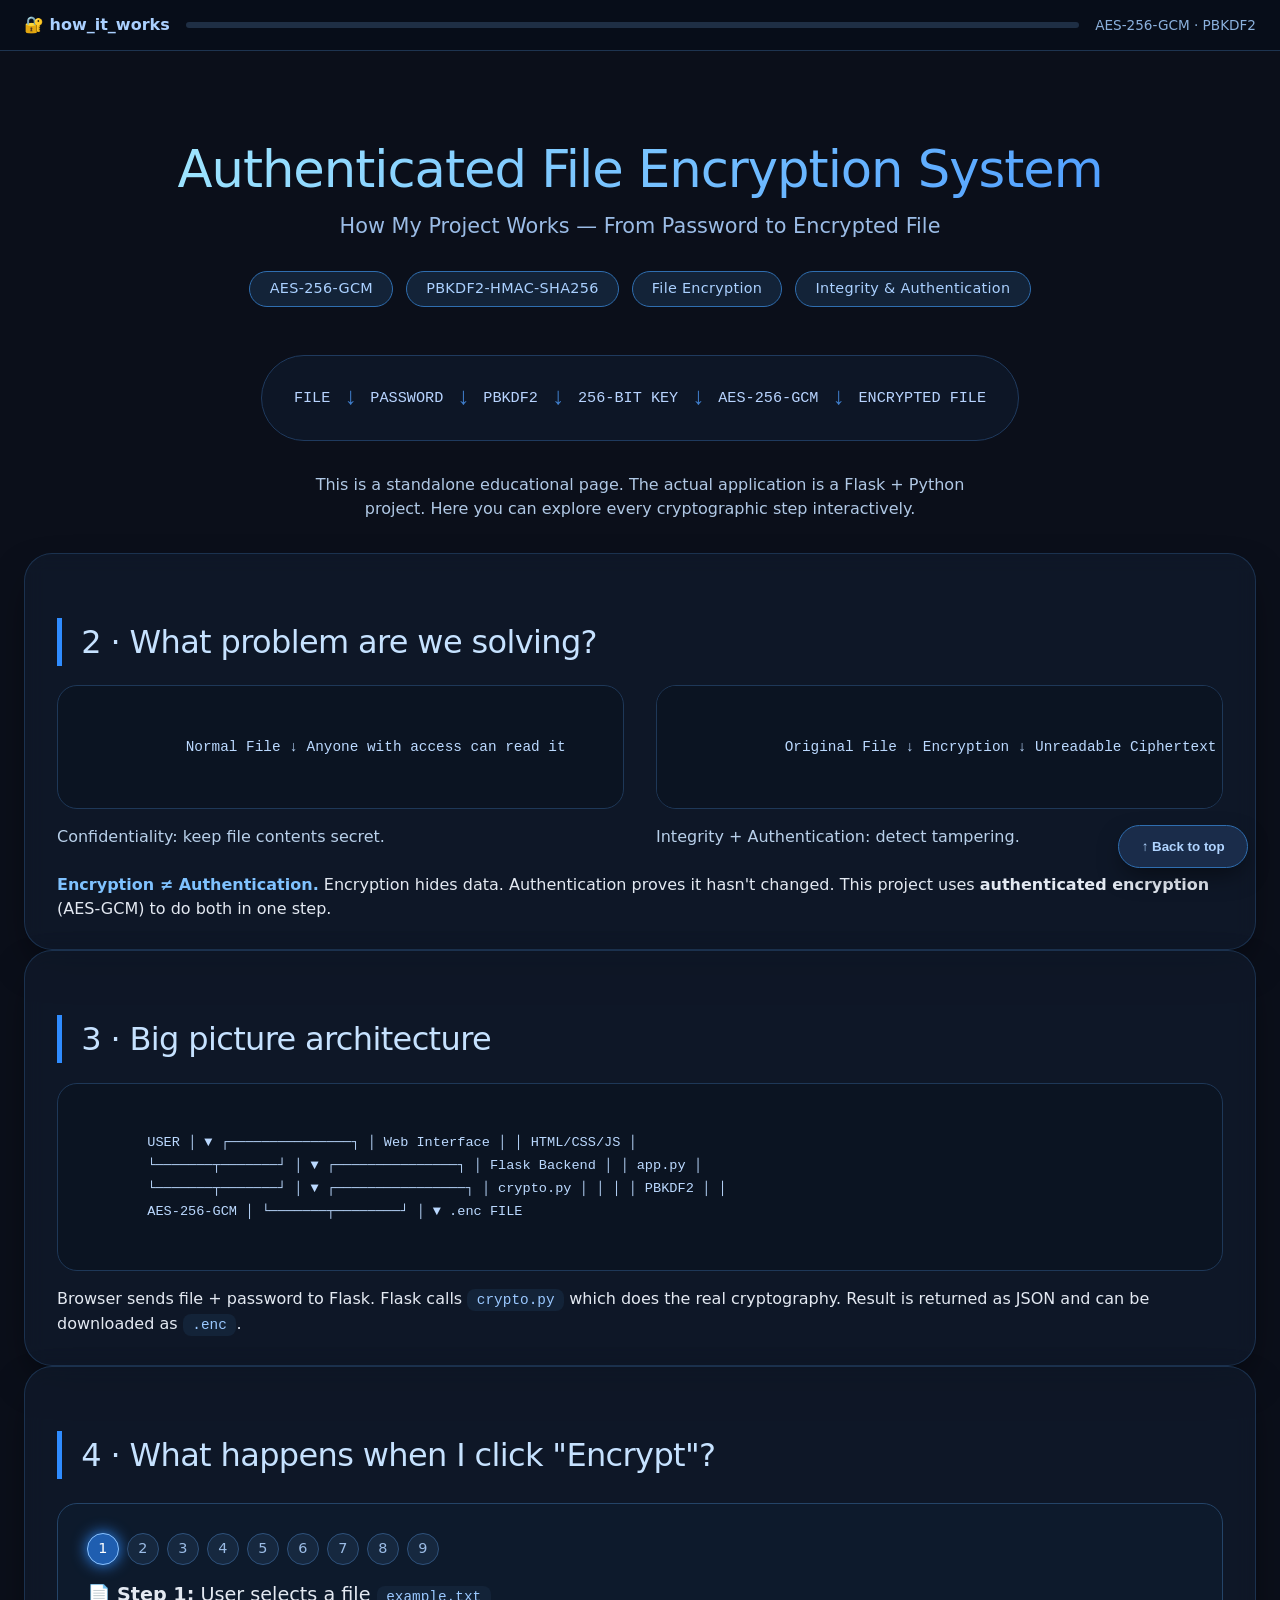
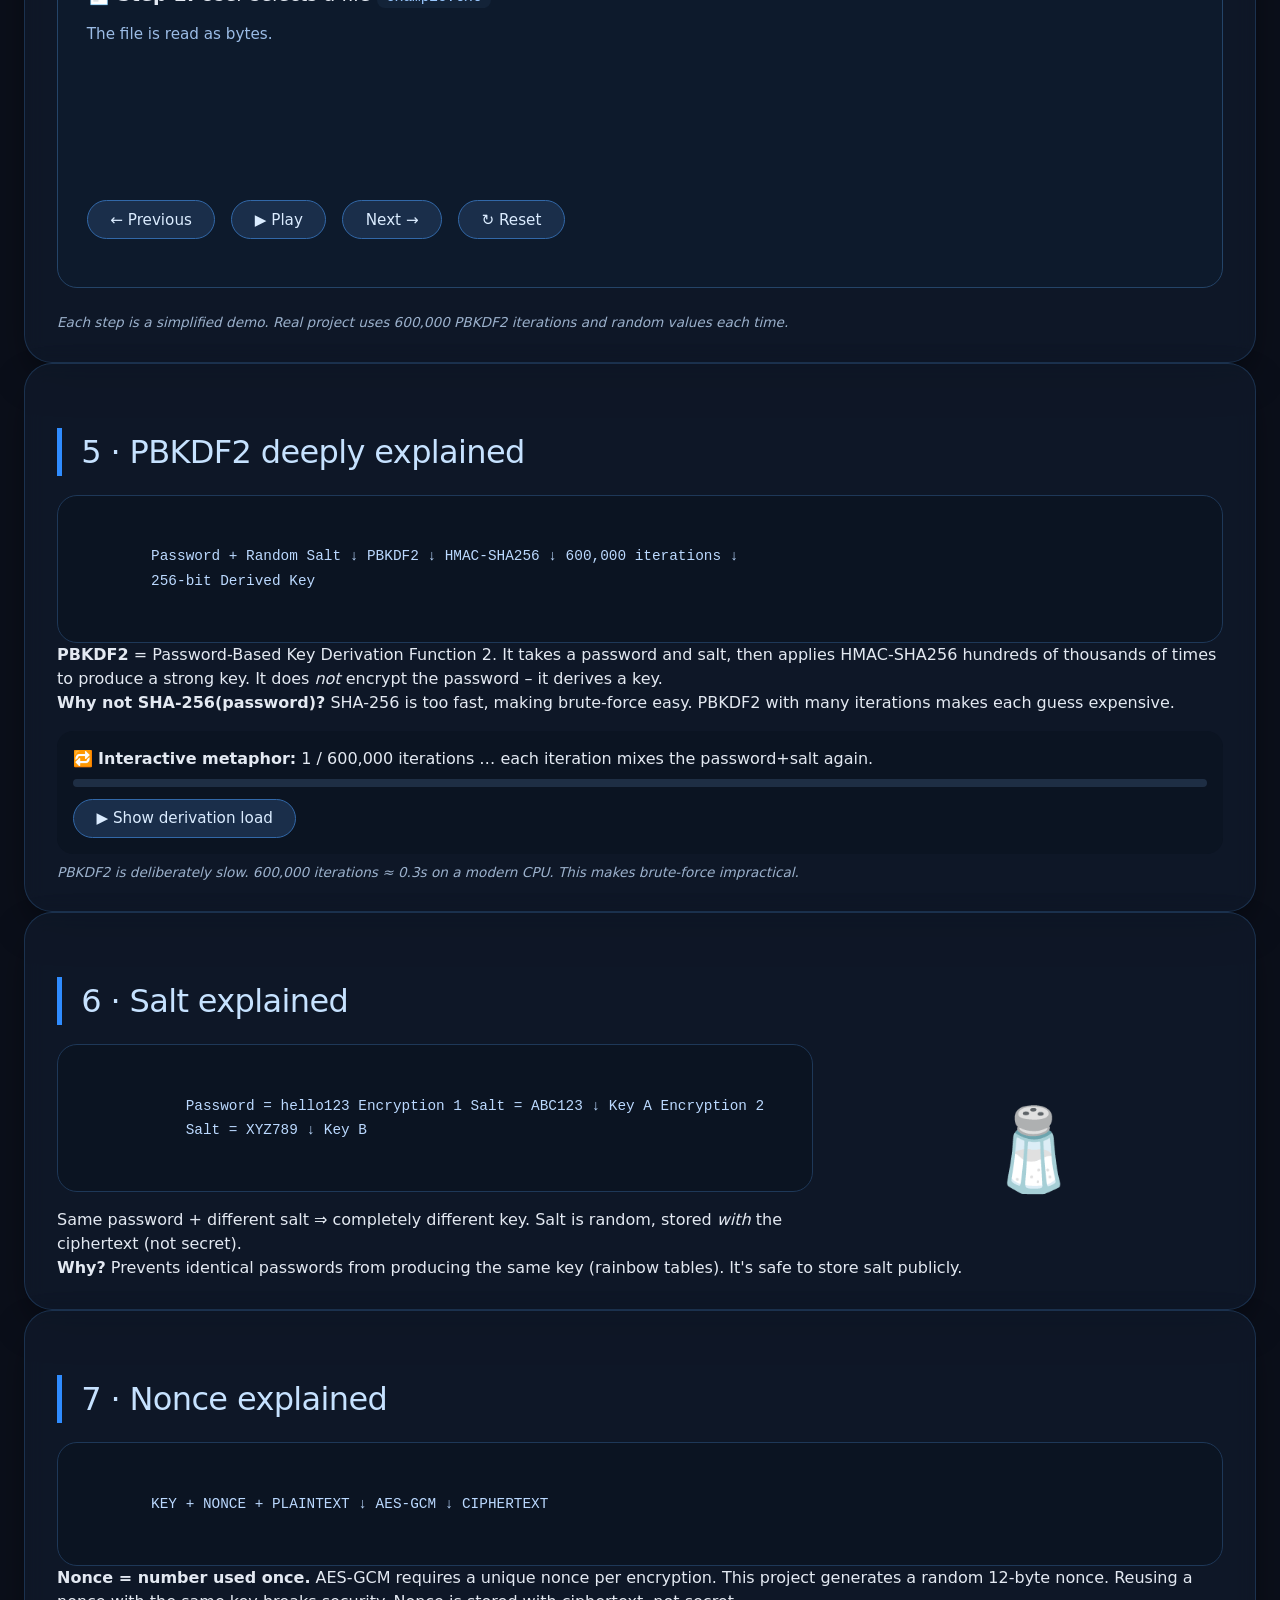
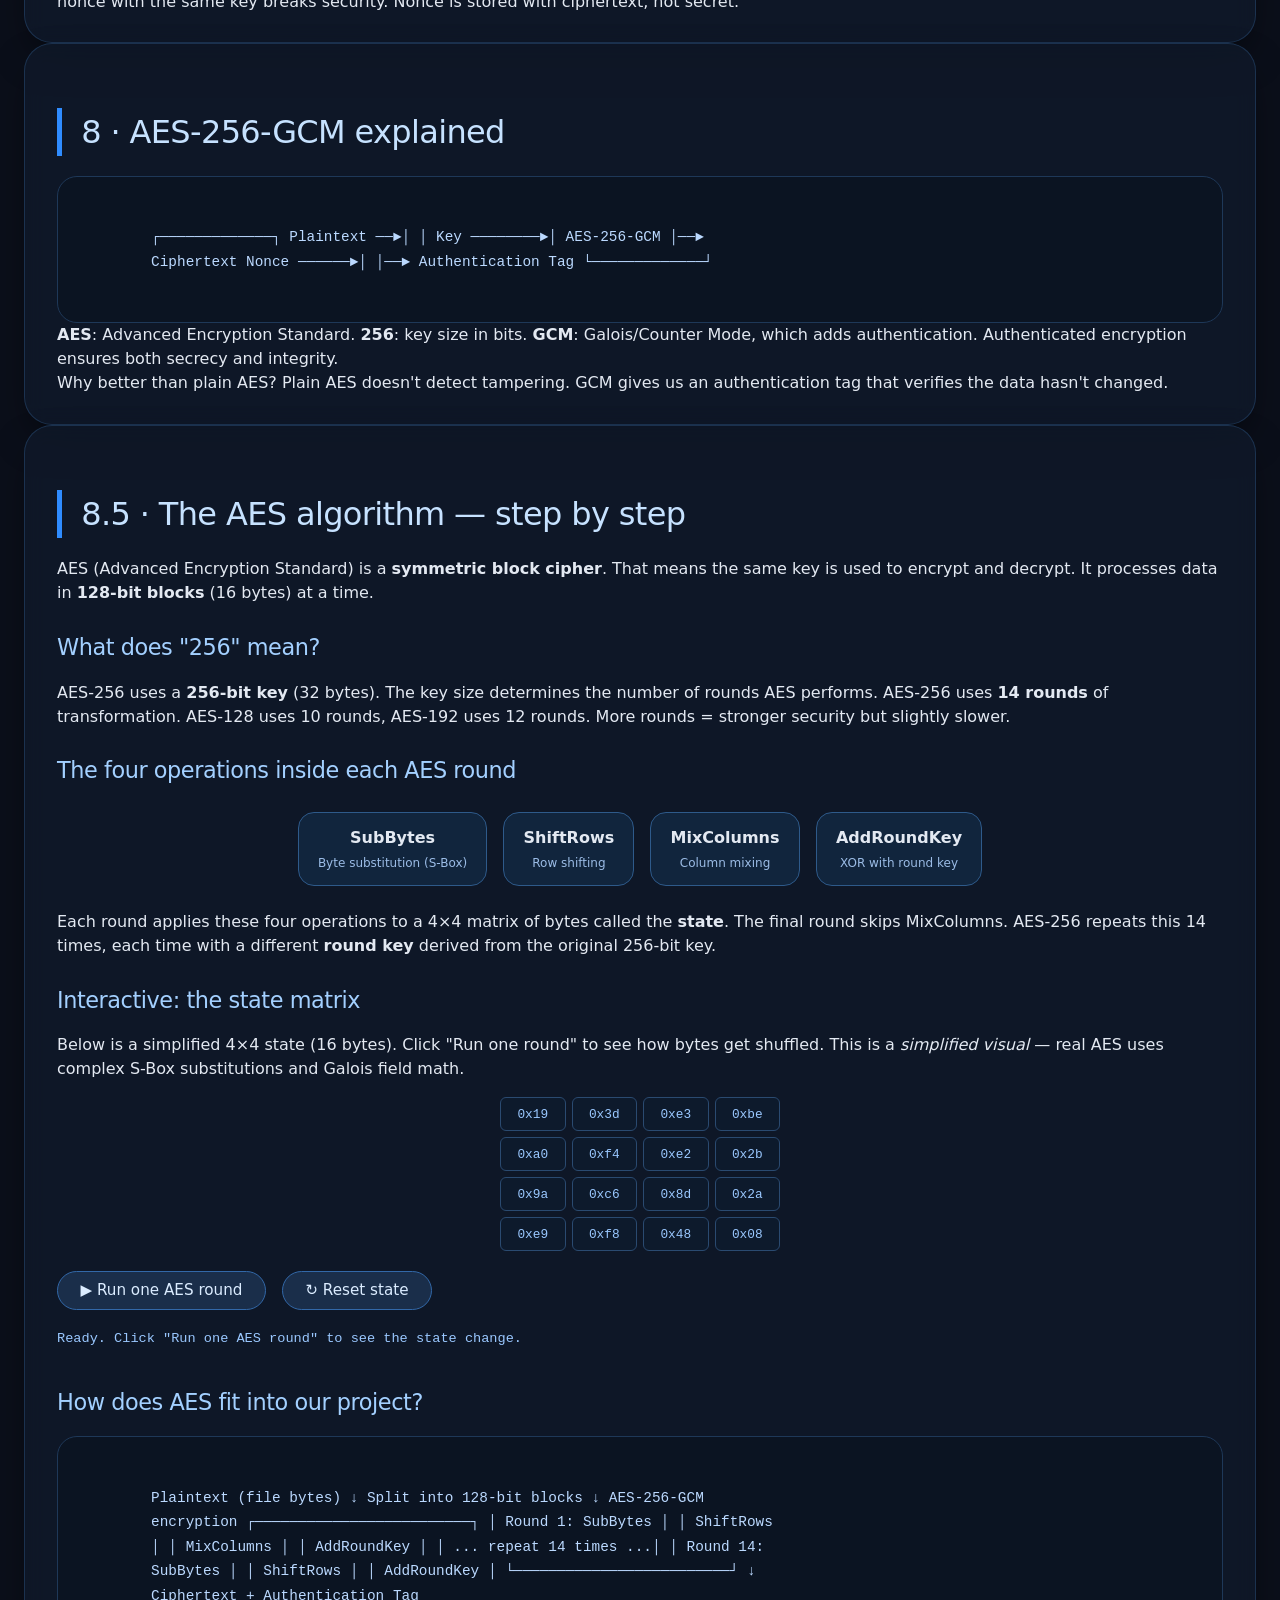
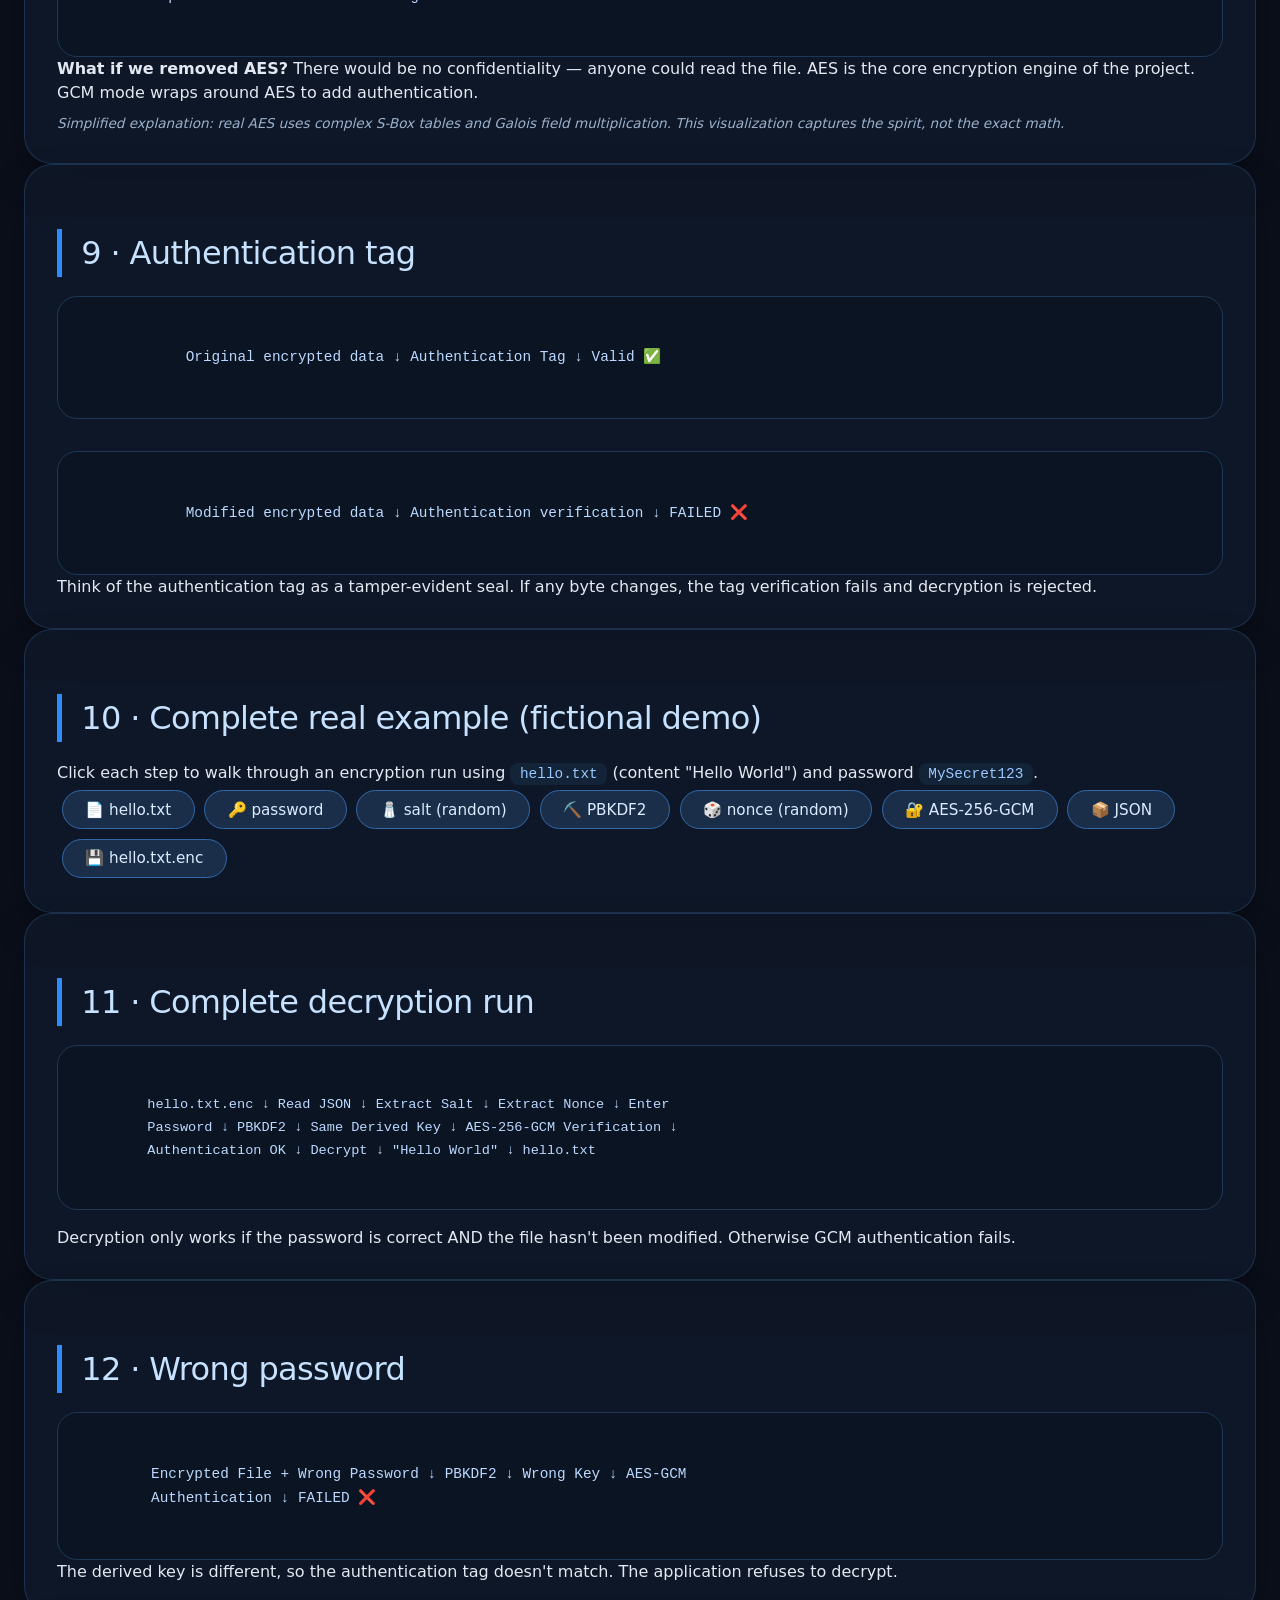
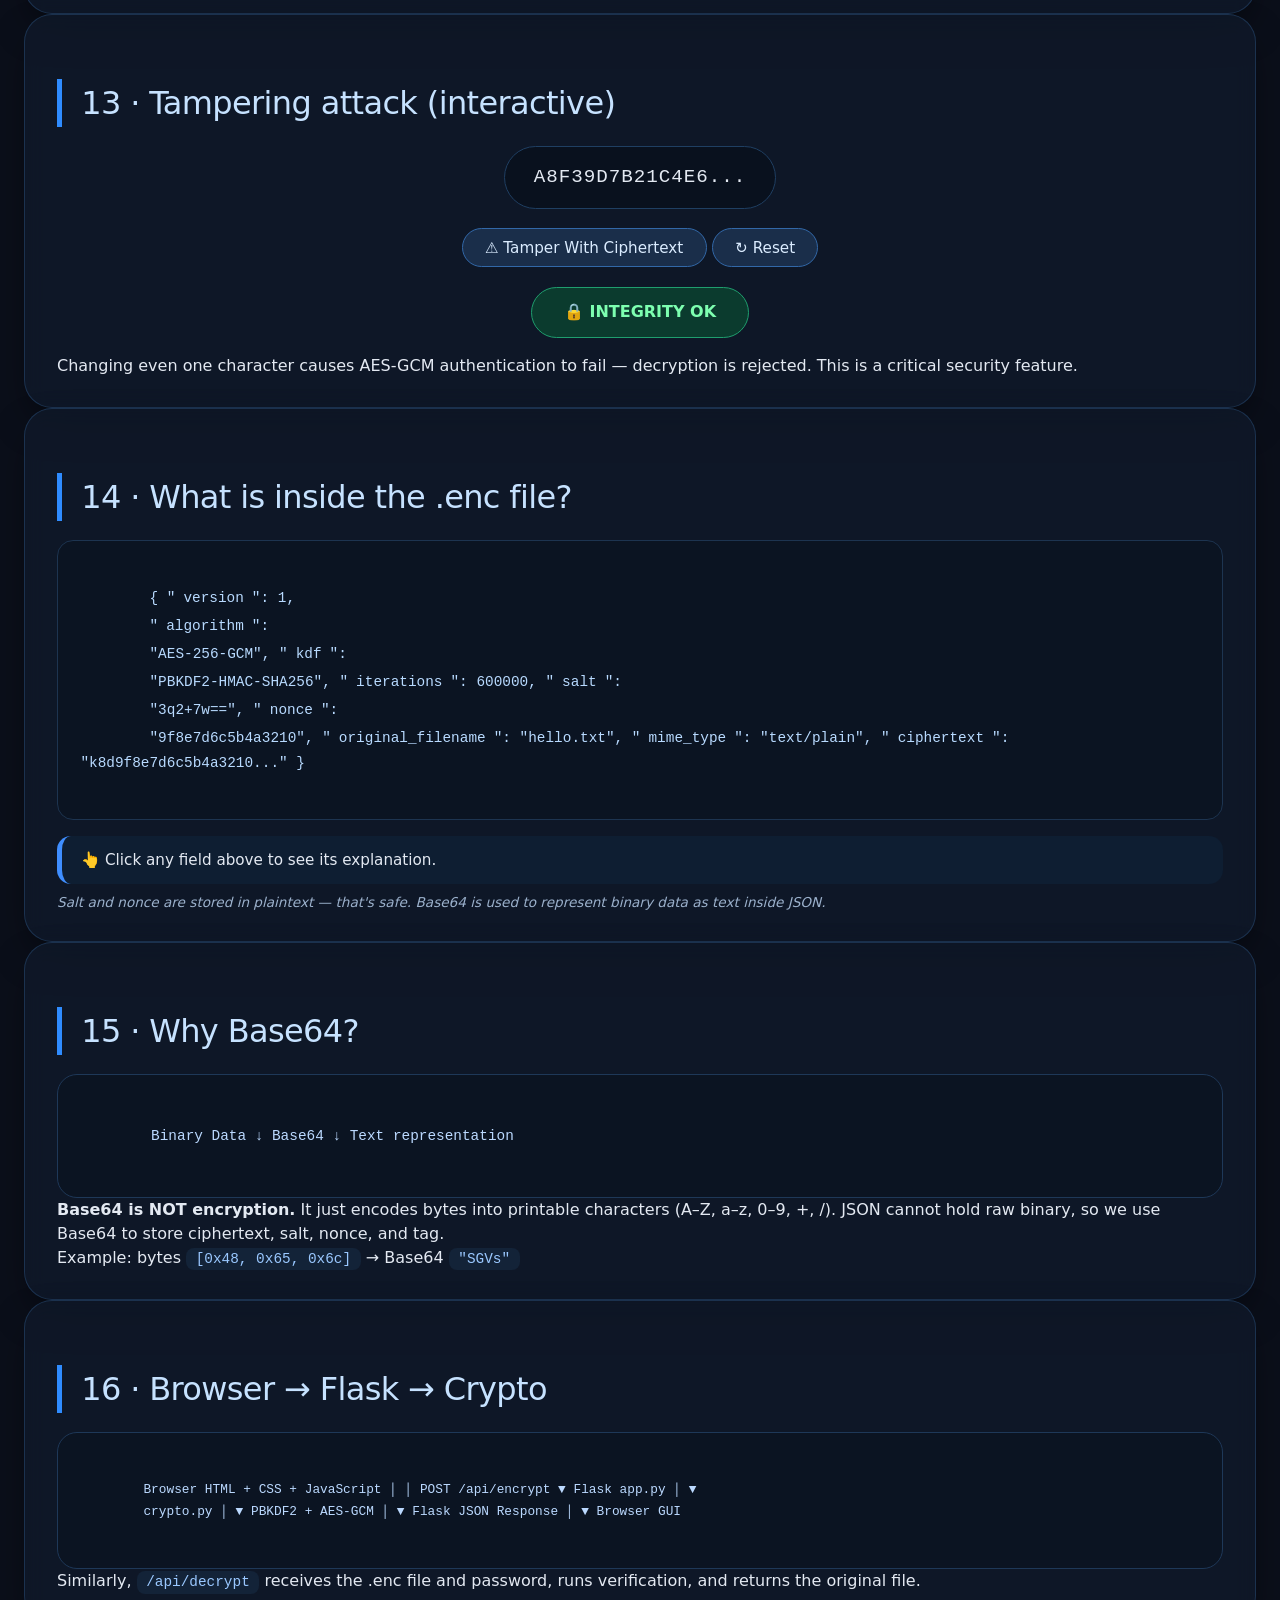
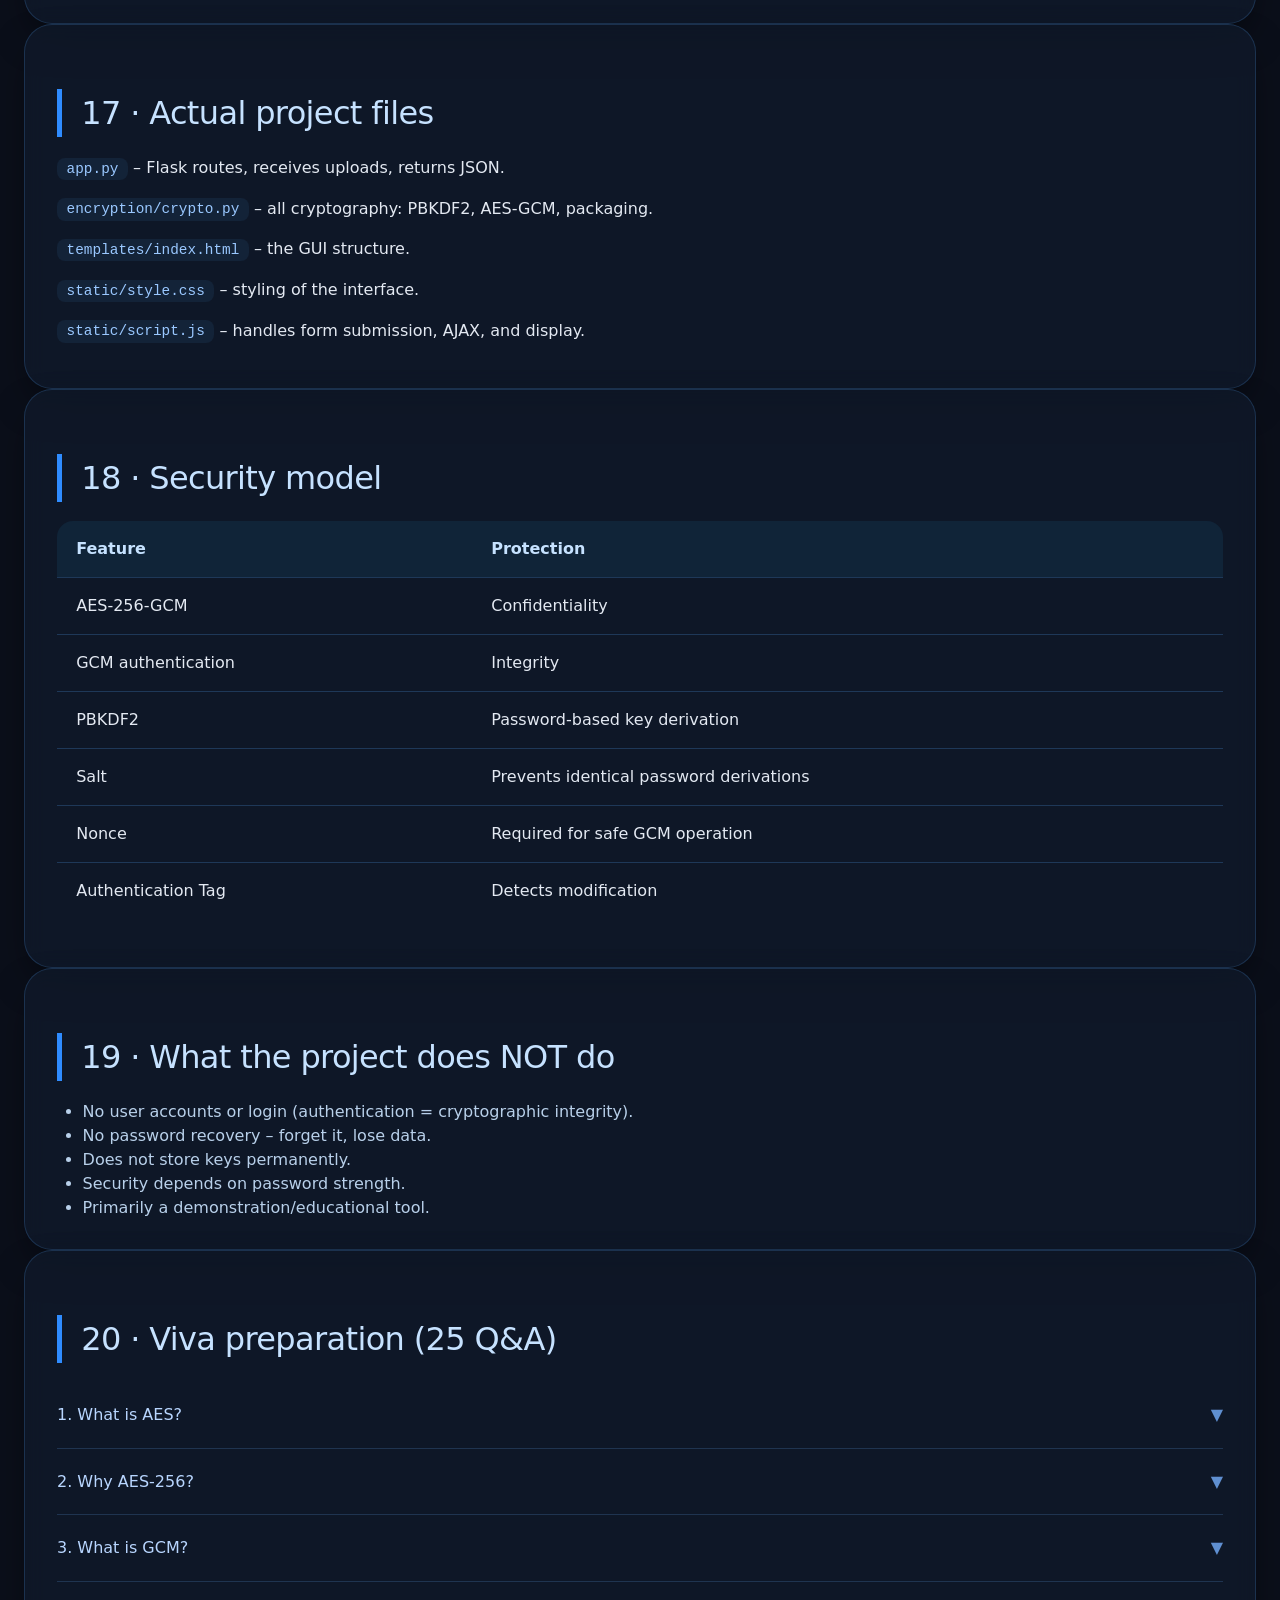
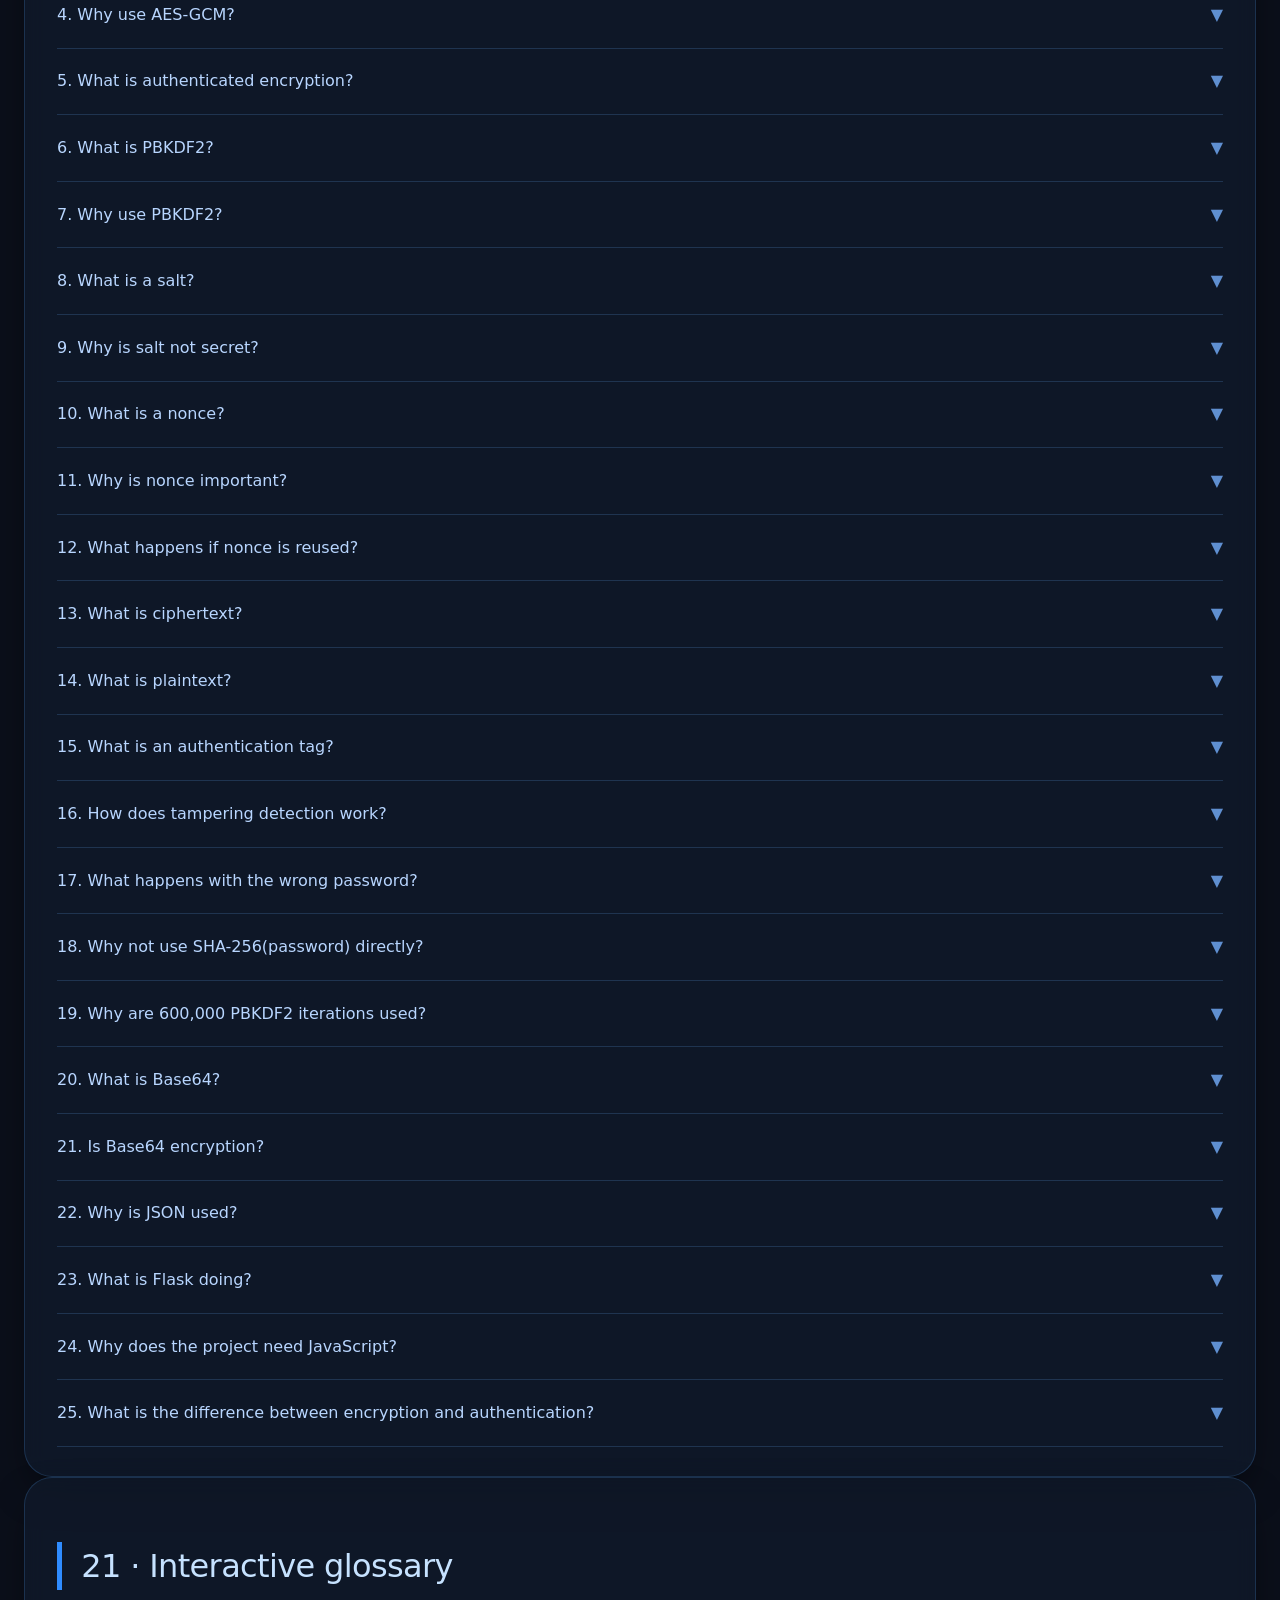
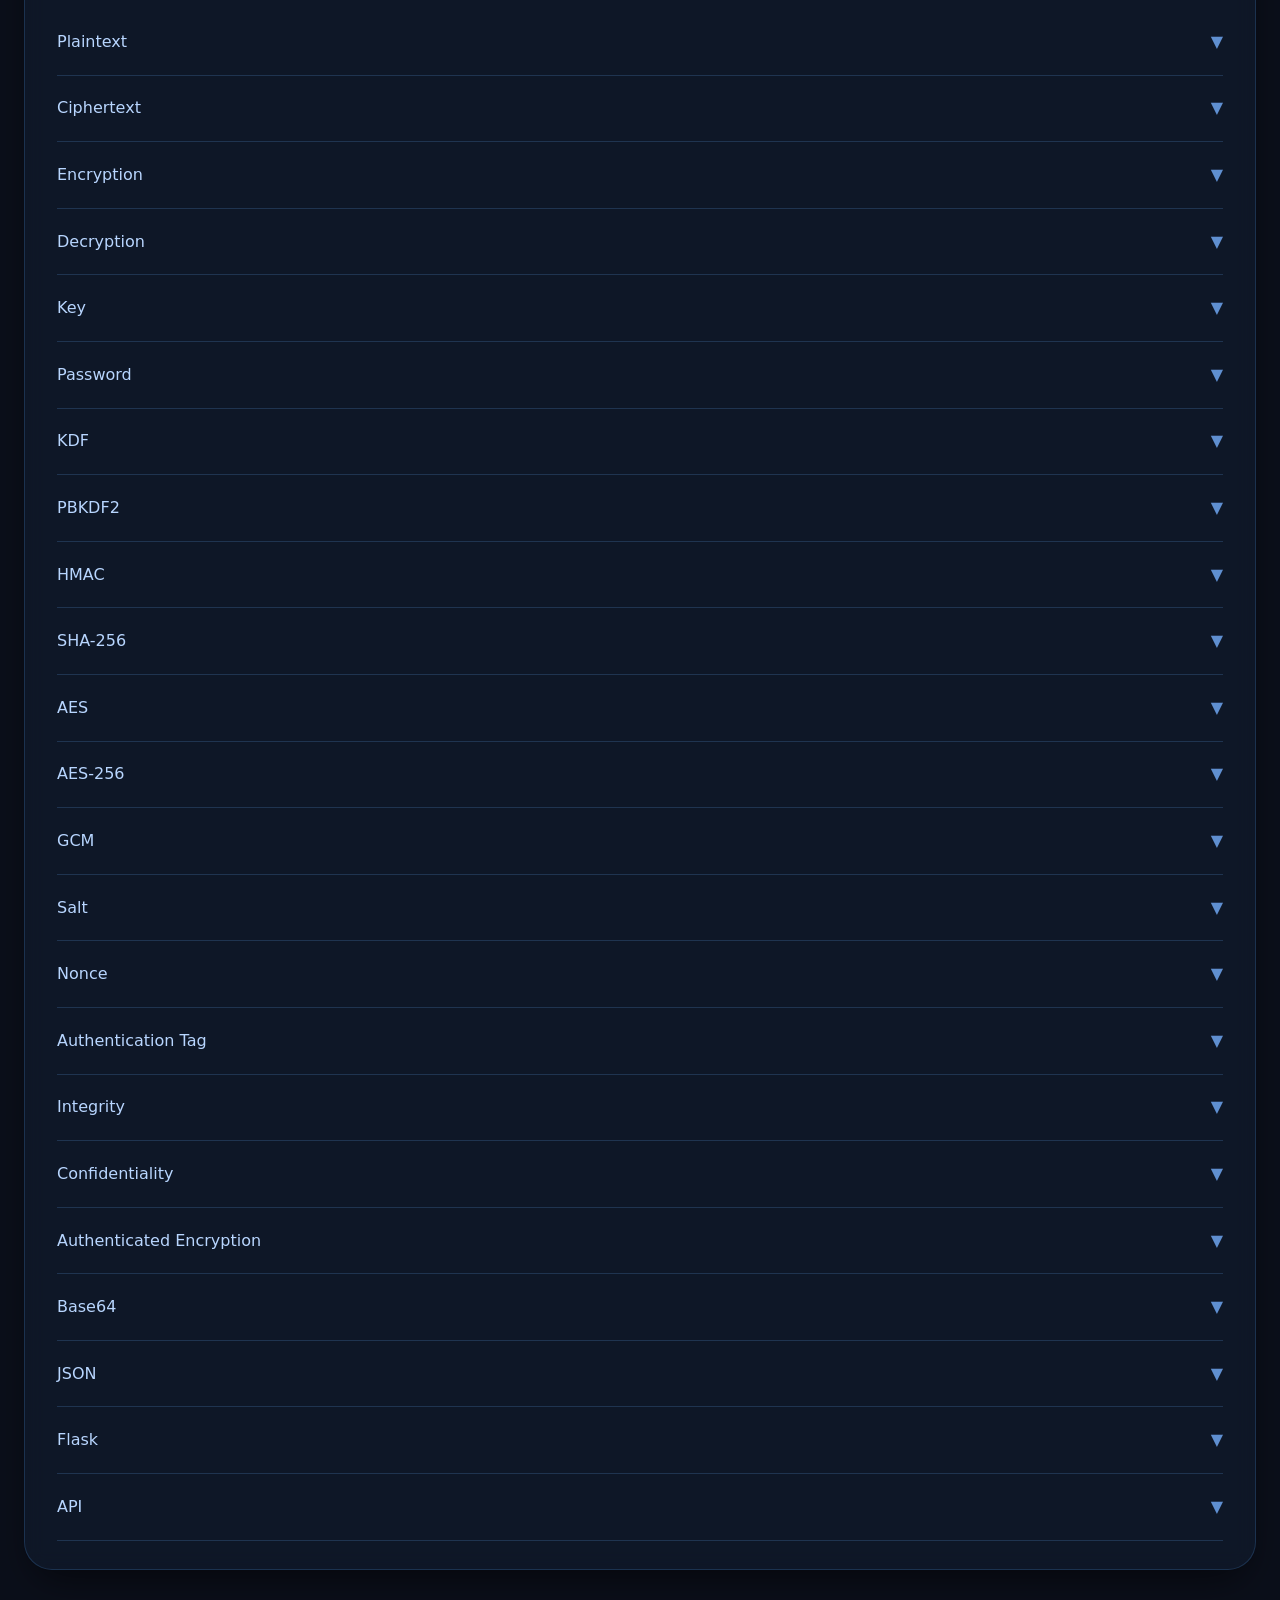
<file: templates/how_it_works.html>
<!doctype html>
<html lang="en">
  <head>
    <meta charset="UTF-8" />
    <meta name="viewport" content="width=device-width, initial-scale=1.0" />
    <title>How it works · Authenticated File Encryption System</title>
    <style>
      /* ---------- GLOBAL DARK CYBERSECURITY THEME ---------- */
      * {
        margin: 0;
        padding: 0;
        box-sizing: border-box;
      }

      body {
        background: #0b0f1a;
        font-family: "Inter", "Segoe UI", system-ui, sans-serif;
        color: #e3e9f2;
        line-height: 1.5;
        scroll-behavior: smooth;
        padding: 0 1.5rem 4rem 1.5rem;
      }

      /* ---------- TYPOGRAPHY & COLORS ---------- */
      h1,
      h2,
      h3,
      h4 {
        font-weight: 500;
        letter-spacing: -0.02em;
      }

      h1 {
        font-size: 3.2rem;
        background: linear-gradient(135deg, #a0e7ff, #4f9eff);
        -webkit-background-clip: text;
        -webkit-text-fill-color: transparent;
        background-clip: text;
      }

      h2 {
        font-size: 2rem;
        margin: 2.2rem 0 1.2rem;
        border-left: 5px solid #2f8cff;
        padding-left: 1.2rem;
        color: #c6e2ff;
      }

      h3 {
        font-size: 1.4rem;
        margin: 1.6rem 0 1rem;
        color: #a3d0ff;
      }

      a {
        color: #63b3ff;
        text-decoration: none;
      }

      /* ---------- GLASSMORPHISM CARDS ---------- */
      .glass {
        background: rgba(18, 28, 46, 0.65);
        backdrop-filter: blur(10px);
        -webkit-backdrop-filter: blur(10px);
        border: 1px solid rgba(70, 130, 200, 0.25);
        border-radius: 28px;
        padding: 1.8rem 2rem;
        box-shadow: 0 18px 40px -12px rgba(0, 0, 0, 0.6);
        transition:
          transform 0.15s ease,
          border-color 0.2s;
      }

      .glass:hover {
        border-color: rgba(80, 160, 255, 0.6);
      }

      /* ---------- STICKY NAV / SIDEBAR (mobile friendly) ---------- */
      .top-nav {
        position: sticky;
        top: 0;
        z-index: 50;
        background: rgba(8, 14, 26, 0.85);
        backdrop-filter: blur(16px);
        border-bottom: 1px solid #1e3450;
        margin: 0 -1.5rem 2rem -1.5rem;
        padding: 0.8rem 1.5rem;
        display: flex;
        align-items: center;
        justify-content: space-between;
        flex-wrap: wrap;
        gap: 1rem;
      }

      .progress-container {
        flex: 1;
        min-width: 200px;
        height: 6px;
        background: #1e2e44;
        border-radius: 8px;
        overflow: hidden;
      }

      .progress-bar {
        height: 100%;
        width: 0%;
        background: linear-gradient(90deg, #2f8cff, #a0e7ff);
        transition: width 0.2s;
      }

      .back-top {
        position: fixed;
        bottom: 2rem;
        right: 2rem;
        background: #1a2c4a;
        border: 1px solid #2f6eb0;
        color: #b0d4ff;
        border-radius: 40px;
        padding: 0.8rem 1.4rem;
        font-weight: 600;
        cursor: pointer;
        backdrop-filter: blur(8px);
        box-shadow: 0 10px 25px -5px #00000080;
        transition: all 0.2s;
        z-index: 99;
      }

      .back-top:hover {
        background: #254a78;
        border-color: #5b9eff;
      }

      /* ---------- HERO ---------- */
      .hero {
        display: flex;
        flex-direction: column;
        align-items: center;
        text-align: center;
        padding: 3rem 1rem 2rem;
      }

      .hero-badge-container {
        display: flex;
        gap: 0.8rem;
        flex-wrap: wrap;
        justify-content: center;
        margin: 1.8rem 0 1rem;
      }

      .badge {
        background: #132338;
        border: 1px solid #2f6eb0;
        border-radius: 40px;
        padding: 0.4rem 1.2rem;
        font-size: 0.9rem;
        color: #aad0ff;
        font-weight: 500;
        letter-spacing: 0.3px;
      }

      .hero-flow {
        display: flex;
        flex-direction: row;
        flex-wrap: wrap;
        justify-content: center;
        align-items: center;
        gap: 0.8rem;
        font-family: "Fira Code", monospace;
        background: #0d1626;
        padding: 1.5rem 2rem;
        border-radius: 80px;
        margin: 2rem 0 0.5rem;
        border: 1px solid #1f3a5e;
        font-size: 0.95rem;
        color: #b8d4ff;
      }

      .flow-arrow {
        color: #3f7ecc;
        font-size: 1.5rem;
        animation: pulseArrow 2s infinite;
      }

      @keyframes pulseArrow {
        0%,
        100% {
          opacity: 0.5;
          transform: translateX(0);
        }
        50% {
          opacity: 1;
          transform: translateX(5px);
        }
      }

      /* ---------- DIAGRAM BLOCKS ---------- */
      .diagram {
        font-family: "Fira Code", "Courier New", monospace;
        background: #0b1422;
        padding: 1.5rem;
        border-radius: 20px;
        border: 1px solid #1e3858;
        overflow-x: auto;
        white-space: pre;
        font-size: 0.9rem;
        line-height: 1.7;
        color: #bbd9ff;
      }

      .inline-code {
        font-family: "Fira Code", monospace;
        background: #132338;
        padding: 0.2rem 0.6rem;
        border-radius: 8px;
        font-size: 0.9rem;
        color: #9ac8ff;
      }

      .code-block {
        background: #0b1422;
        border: 1px solid #1d3450;
        border-radius: 16px;
        padding: 1.4rem;
        font-family: "Fira Code", monospace;
        white-space: pre-wrap;
        word-break: break-word;
        font-size: 0.9rem;
        color: #b8daff;
      }

      /* ---------- INTERACTIVE COMPONENTS ---------- */
      .btn {
        background: #1a2e4a;
        border: 1px solid #3268a8;
        color: #dbecff;
        padding: 0.6rem 1.4rem;
        border-radius: 40px;
        font-weight: 500;
        cursor: pointer;
        transition: all 0.15s;
        font-family: inherit;
        font-size: 0.95rem;
      }

      .btn:hover {
        background: #25456e;
        border-color: #5b9eff;
        transform: scale(1.02);
      }

      .btn-primary {
        background: #1f4d8c;
        border-color: #4f9eff;
        color: white;
      }

      .btn-group {
        display: flex;
        flex-wrap: wrap;
        gap: 1rem;
        align-items: center;
        margin: 1.2rem 0;
      }

      .step-container {
        background: #0d1a2c;
        border-radius: 20px;
        padding: 1.8rem;
        margin: 1.5rem 0;
        border: 1px solid #244468;
        transition: all 0.3s;
      }

      .step-indicator {
        display: flex;
        gap: 0.5rem;
        flex-wrap: wrap;
        margin-bottom: 1rem;
      }

      .step-dot {
        width: 32px;
        height: 32px;
        border-radius: 50%;
        background: #16283f;
        border: 1px solid #2e517b;
        display: flex;
        align-items: center;
        justify-content: center;
        font-size: 0.9rem;
        color: #9bbce6;
      }

      .step-dot.active {
        background: #1f5eb0;
        border-color: #89c2ff;
        color: white;
        box-shadow: 0 0 15px #2f8cff;
      }

      /* Tamper slider */
      .tamper-demo {
        display: flex;
        flex-direction: column;
        align-items: center;
        gap: 1.2rem;
      }

      .cipher-display {
        font-family: "Fira Code", monospace;
        background: #09111e;
        padding: 1rem 1.8rem;
        border-radius: 60px;
        letter-spacing: 1px;
        border: 1px solid #1f3f62;
        font-size: 1.2rem;
      }

      .verdict {
        font-weight: 600;
        padding: 0.8rem 2rem;
        border-radius: 40px;
        display: inline-block;
      }

      .verdict.success {
        background: #0b3b2e;
        color: #7dffb0;
        border: 1px solid #1f9e6e;
      }

      .verdict.fail {
        background: #4a1418;
        color: #ff8b8b;
        border: 1px solid #b33b3b;
      }

      /* Expandable glossary / viva */
      .expand-item {
        border-bottom: 1px solid #1f3450;
        padding: 0.5rem 0;
      }

      .expand-question {
        cursor: pointer;
        display: flex;
        justify-content: space-between;
        align-items: center;
        font-weight: 500;
        color: #b8d6ff;
        padding: 0.8rem 0;
      }

      .expand-answer {
        max-height: 0;
        overflow: hidden;
        transition: max-height 0.25s ease-out;
        padding-left: 1rem;
        color: #bfd9ff;
        font-size: 0.95rem;
        border-left: 3px solid #2c5a96;
        margin-left: 0.5rem;
      }

      .expand-answer.show {
        max-height: 500px;
        padding: 0.8rem 1rem;
        margin-bottom: 0.8rem;
      }

      /* JSON field highlighting */
      .json-field {
        cursor: pointer;
        padding: 0.2rem 0.5rem;
        border-radius: 8px;
        transition: background 0.15s;
        display: inline-block;
      }

      .json-field:hover {
        background: #1d3b60;
      }

      .field-explanation {
        margin-top: 1rem;
        background: #0e1e32;
        padding: 0.8rem 1.2rem;
        border-radius: 14px;
        border-left: 5px solid #3f8eff;
        font-size: 0.95rem;
      }

      /* Security model table */
      .sec-table {
        width: 100%;
        border-collapse: collapse;
        margin: 1.2rem 0;
        border-radius: 16px;
        overflow: hidden;
      }

      .sec-table th,
      .sec-table td {
        padding: 1rem 1.2rem;
        text-align: left;
        border-bottom: 1px solid #1e3858;
      }

      .sec-table th {
        background: #102438;
        color: #c6e2ff;
      }

      .sec-table tr:last-child td {
        border-bottom: none;
      }

      /* AES rounds visualization */
      .round-container {
        display: flex;
        flex-wrap: wrap;
        gap: 1rem;
        justify-content: center;
        margin: 1.5rem 0;
      }

      .round-box {
        background: #11253d;
        border: 1px solid #2e5a8a;
        border-radius: 16px;
        padding: 0.8rem 1.2rem;
        text-align: center;
        min-width: 100px;
        transition: all 0.3s;
      }

      .round-box.active {
        background: #1f4d8c;
        border-color: #89c2ff;
        box-shadow: 0 0 20px #2f8cff60;
        transform: scale(1.05);
      }

      .round-box small {
        display: block;
        color: #9bbce6;
        font-size: 0.75rem;
        margin-top: 0.3rem;
      }

      .byte-grid {
        display: grid;
        grid-template-columns: repeat(4, 1fr);
        gap: 6px;
        max-width: 280px;
        margin: 1rem auto;
      }

      .byte-cell {
        background: #0d1a2c;
        border: 1px solid #2a4a70;
        border-radius: 6px;
        padding: 0.4rem;
        text-align: center;
        font-family: "Fira Code", monospace;
        font-size: 0.8rem;
        color: #9ac8ff;
      }

      /* responsive */
      @media (max-width: 700px) {
        h1 {
          font-size: 2.2rem;
        }
        .glass {
          padding: 1.2rem;
        }
        .hero-flow {
          font-size: 0.75rem;
          padding: 1rem;
        }
        .round-box {
          min-width: 70px;
          padding: 0.5rem;
          font-size: 0.8rem;
        }
      }

      /* salt shaker animation */
      .shaker {
        animation: shake 0.5s infinite alternate;
        display: inline-block;
      }

      @keyframes shake {
        from {
          transform: rotate(-5deg);
        }
        to {
          transform: rotate(5deg);
        }
      }

      .highlight {
        background: #1e3a5a;
        border-radius: 8px;
        padding: 0.1rem 0.4rem;
      }

      .small-note {
        font-size: 0.85rem;
        color: #9bb1cc;
        margin-top: 0.5rem;
        font-style: italic;
      }
    </style>
  </head>
  <body>
    <!-- STICKY NAV + PROGRESS -->
    <div class="top-nav">
      <div style="font-weight: 600; color: #aad0ff; white-space: nowrap">
        🔐 how_it_works
      </div>
      <div class="progress-container">
        <div class="progress-bar" id="progressBar"></div>
      </div>
      <div style="font-size: 0.85rem; color: #8bb1dd">AES-256-GCM · PBKDF2</div>
    </div>

    <!-- HERO SECTION -->
    <section class="hero">
      <h1>Authenticated File Encryption System</h1>
      <div style="font-size: 1.3rem; color: #9bbce6; margin-top: 0.2rem">
        How My Project Works — From Password to Encrypted File
      </div>
      <div class="hero-badge-container">
        <span class="badge">AES-256-GCM</span>
        <span class="badge">PBKDF2-HMAC-SHA256</span>
        <span class="badge">File Encryption</span>
        <span class="badge">Integrity & Authentication</span>
      </div>
      <div class="hero-flow">
        <span>FILE</span> <span class="flow-arrow">↓</span>
        <span>PASSWORD</span> <span class="flow-arrow">↓</span>
        <span>PBKDF2</span> <span class="flow-arrow">↓</span>
        <span>256-BIT KEY</span> <span class="flow-arrow">↓</span>
        <span>AES-256-GCM</span> <span class="flow-arrow">↓</span>
        <span>ENCRYPTED FILE</span>
      </div>
      <p style="max-width: 700px; margin-top: 1.5rem; color: #b0c8e5">
        This is a standalone educational page. The actual application is a Flask
        + Python project. Here you can explore every cryptographic step
        interactively.
      </p>
    </section>

    <!-- ========== SECTION 2 : PROBLEM ========== -->
    <section class="glass">
      <h2>2 · What problem are we solving?</h2>
      <div style="display: flex; flex-wrap: wrap; gap: 2rem">
        <div style="flex: 1; min-width: 220px">
          <div class="diagram" style="white-space: pre">
            Normal File ↓ Anyone with access can read it
          </div>
          <p style="margin-top: 1rem; color: #b8d0ea">
            Confidentiality: keep file contents secret.
          </p>
        </div>
        <div style="flex: 1; min-width: 220px">
          <div class="diagram" style="white-space: pre">
            Original File ↓ Encryption ↓ Unreadable Ciphertext
          </div>
          <p style="margin-top: 1rem; color: #b8d0ea">
            Integrity + Authentication: detect tampering.
          </p>
        </div>
      </div>
      <p style="margin-top: 1.5rem">
        <strong style="color: #7fc2ff">Encryption ≠ Authentication.</strong>
        Encryption hides data. Authentication proves it hasn't changed. This
        project uses <strong>authenticated encryption</strong> (AES-GCM) to do
        both in one step.
      </p>
    </section>

    <!-- ========== SECTION 3 : ARCHITECTURE ========== -->
    <section class="glass">
      <h2>3 · Big picture architecture</h2>
      <div class="diagram" style="white-space: pre; font-size: 0.85rem">
        USER │ ▼ ┌───────────────┐ │ Web Interface │ │ HTML/CSS/JS │
        └───────┬───────┘ │ ▼ ┌───────────────┐ │ Flask Backend │ │ app.py │
        └───────┬───────┘ │ ▼ ┌────────────────┐ │ crypto.py │ │ │ │ PBKDF2 │ │
        AES-256-GCM │ └───────┬────────┘ │ ▼ .enc FILE
      </div>
      <p style="margin-top: 1rem">
        Browser sends file + password to Flask. Flask calls
        <span class="inline-code">crypto.py</span> which does the real
        cryptography. Result is returned as JSON and can be downloaded as
        <span class="inline-code">.enc</span>.
      </p>
    </section>

    <!-- ========== SECTION 4 : ENCRYPTION SIMULATOR ========== -->
    <section class="glass">
      <h2>4 · What happens when I click "Encrypt"?</h2>
      <div class="step-container">
        <div class="step-indicator" id="stepDots"></div>
        <div id="stepContent" style="min-height: 200px"></div>
        <div class="btn-group">
          <button class="btn" id="prevStep">← Previous</button>
          <button class="btn" id="playSteps">▶ Play</button>
          <button class="btn" id="nextStep">Next →</button>
          <button class="btn" id="resetSteps">↻ Reset</button>
        </div>
      </div>
      <p class="small-note">
        Each step is a simplified demo. Real project uses 600,000 PBKDF2
        iterations and random values each time.
      </p>
    </section>

    <!-- ========== SECTION 5 : PBKDF2 ========== -->
    <section class="glass">
      <h2>5 · PBKDF2 deeply explained</h2>
      <div class="diagram" style="white-space: pre">
        Password + Random Salt ↓ PBKDF2 ↓ HMAC-SHA256 ↓ 600,000 iterations ↓
        256-bit Derived Key
      </div>
      <p>
        <strong>PBKDF2</strong> = Password-Based Key Derivation Function 2. It
        takes a password and salt, then applies HMAC-SHA256 hundreds of
        thousands of times to produce a strong key. It does <em>not</em> encrypt
        the password – it derives a key.
      </p>
      <p>
        <strong>Why not SHA-256(password)?</strong> SHA-256 is too fast, making
        brute-force easy. PBKDF2 with many iterations makes each guess
        expensive.
      </p>
      <div
        style="
          background: #0b1422;
          padding: 1rem;
          border-radius: 16px;
          margin-top: 1rem;
        "
      >
        <p>
          🔁 <strong>Interactive metaphor:</strong>
          <span id="iterationCounter">1</span> / 600,000 iterations … each
          iteration mixes the password+salt again.
        </p>
        <div
          style="
            height: 8px;
            background: #1e2e44;
            border-radius: 10px;
            overflow: hidden;
            margin-top: 8px;
          "
        >
          <div
            id="iterationBar"
            style="height: 100%; width: 0%; background: #2f8cff"
          ></div>
        </div>
        <button class="btn" style="margin-top: 12px" id="startIterDemo">
          ▶ Show derivation load
        </button>
      </div>
      <p class="small-note">
        PBKDF2 is deliberately slow. 600,000 iterations ≈ 0.3s on a modern CPU.
        This makes brute-force impractical.
      </p>
    </section>

    <!-- ========== SECTION 6 : SALT ========== -->
    <section class="glass">
      <h2>6 · Salt explained</h2>
      <div style="display: flex; flex-wrap: wrap; gap: 2rem">
        <div style="flex: 2; min-width: 260px">
          <div class="diagram" style="white-space: pre">
            Password = hello123 Encryption 1 Salt = ABC123 ↓ Key A Encryption 2
            Salt = XYZ789 ↓ Key B
          </div>
          <p style="margin-top: 1rem">
            Same password + different salt ⇒ completely different key. Salt is
            random, stored <em>with</em> the ciphertext (not secret).
          </p>
        </div>
        <div
          style="
            flex: 1;
            display: flex;
            align-items: center;
            justify-content: center;
            font-size: 5rem;
          "
        >
          <span class="shaker">🧂</span>
        </div>
      </div>
      <p>
        <strong>Why?</strong> Prevents identical passwords from producing the
        same key (rainbow tables). It's safe to store salt publicly.
      </p>
    </section>

    <!-- ========== SECTION 7 : NONCE ========== -->
    <section class="glass">
      <h2>7 · Nonce explained</h2>
      <div class="diagram" style="white-space: pre">
        KEY + NONCE + PLAINTEXT ↓ AES-GCM ↓ CIPHERTEXT
      </div>
      <p>
        <strong>Nonce = number used once.</strong> AES-GCM requires a unique
        nonce per encryption. This project generates a random 12-byte nonce.
        Reusing a nonce with the same key breaks security. Nonce is stored with
        ciphertext, not secret.
      </p>
    </section>

    <!-- ========== SECTION 8 : AES-256-GCM ========== -->
    <section class="glass">
      <h2>8 · AES-256-GCM explained</h2>
      <div class="diagram" style="white-space: pre">
        ┌─────────────┐ Plaintext ──►│ │ Key ────────►│ AES-256-GCM │──►
        Ciphertext Nonce ──────►│ │──► Authentication Tag └─────────────┘
      </div>
      <p>
        <strong>AES</strong>: Advanced Encryption Standard.
        <strong>256</strong>: key size in bits. <strong>GCM</strong>:
        Galois/Counter Mode, which adds authentication. Authenticated encryption
        ensures both secrecy and integrity.
      </p>
      <p>
        Why better than plain AES? Plain AES doesn't detect tampering. GCM gives
        us an authentication tag that verifies the data hasn't changed.
      </p>
    </section>

    <!-- ========== SECTION 8.5 : AES ALGORITHM DEEP DIVE ========== -->
    <section class="glass" id="aes-algorithm">
      <h2>8.5 · The AES algorithm — step by step</h2>
      <p>
        AES (Advanced Encryption Standard) is a
        <strong>symmetric block cipher</strong>. That means the same key is used
        to encrypt and decrypt. It processes data in
        <strong>128-bit blocks</strong> (16 bytes) at a time.
      </p>

      <h3>What does "256" mean?</h3>
      <p>
        AES-256 uses a <strong>256-bit key</strong> (32 bytes). The key size
        determines the number of rounds AES performs. AES-256 uses
        <strong>14 rounds</strong> of transformation. AES-128 uses 10 rounds,
        AES-192 uses 12 rounds. More rounds = stronger security but slightly
        slower.
      </p>

      <h3>The four operations inside each AES round</h3>
      <div class="round-container" id="aesRoundContainer">
        <div class="round-box" data-round="0">
          <strong>SubBytes</strong>
          <small>Byte substitution (S-Box)</small>
        </div>
        <div class="round-box" data-round="1">
          <strong>ShiftRows</strong>
          <small>Row shifting</small>
        </div>
        <div class="round-box" data-round="2">
          <strong>MixColumns</strong>
          <small>Column mixing</small>
        </div>
        <div class="round-box" data-round="3">
          <strong>AddRoundKey</strong>
          <small>XOR with round key</small>
        </div>
      </div>

      <p style="margin-top: 1rem">
        Each round applies these four operations to a 4×4 matrix of bytes called
        the <strong>state</strong>. The final round skips MixColumns. AES-256
        repeats this 14 times, each time with a different
        <strong>round key</strong> derived from the original 256-bit key.
      </p>

      <h3>Interactive: the state matrix</h3>
      <p>
        Below is a simplified 4×4 state (16 bytes). Click "Run one round" to see
        how bytes get shuffled. This is a <em>simplified visual</em> — real AES
        uses complex S-Box substitutions and Galois field math.
      </p>
      <div class="byte-grid" id="byteGrid">
        <!-- filled by JS -->
      </div>
      <div class="btn-group">
        <button class="btn" id="runRoundBtn">▶ Run one AES round</button>
        <button class="btn" id="resetRoundBtn">↻ Reset state</button>
      </div>
      <div
        id="roundLog"
        style="
          font-family: &quot;Fira Code&quot;, monospace;
          font-size: 0.85rem;
          color: #9ac8ff;
          margin-top: 0.8rem;
          min-height: 2rem;
        "
      >
        Ready. Click "Run one AES round" to see the state change.
      </div>

      <h3>How does AES fit into our project?</h3>
      <div class="diagram" style="white-space: pre">
        Plaintext (file bytes) ↓ Split into 128-bit blocks ↓ AES-256-GCM
        encryption ┌─────────────────────────┐ │ Round 1: SubBytes │ │ ShiftRows
        │ │ MixColumns │ │ AddRoundKey │ │ ... repeat 14 times ...│ │ Round 14:
        SubBytes │ │ ShiftRows │ │ AddRoundKey │ └─────────────────────────┘ ↓
        Ciphertext + Authentication Tag
      </div>
      <p>
        <strong>What if we removed AES?</strong> There would be no
        confidentiality — anyone could read the file. AES is the core encryption
        engine of the project. GCM mode wraps around AES to add authentication.
      </p>
      <p class="small-note">
        Simplified explanation: real AES uses complex S-Box tables and Galois
        field multiplication. This visualization captures the spirit, not the
        exact math.
      </p>
    </section>

    <!-- ========== SECTION 9 : AUTH TAG ========== -->
    <section class="glass">
      <h2>9 · Authentication tag</h2>
      <div style="display: flex; flex-wrap: wrap; gap: 2rem">
        <div style="flex: 1">
          <div class="diagram" style="white-space: pre">
            Original encrypted data ↓ Authentication Tag ↓ Valid ✅
          </div>
        </div>
        <div style="flex: 1">
          <div class="diagram" style="white-space: pre">
            Modified encrypted data ↓ Authentication verification ↓ FAILED ❌
          </div>
        </div>
      </div>
      <p>
        Think of the authentication tag as a tamper-evident seal. If any byte
        changes, the tag verification fails and decryption is rejected.
      </p>
    </section>

    <!-- ========== SECTION 10 : REAL EXAMPLE SIMULATION ========== -->
    <section class="glass">
      <h2>10 · Complete real example (fictional demo)</h2>
      <p>
        Click each step to walk through an encryption run using
        <span class="inline-code">hello.txt</span> (content "Hello World") and
        password <span class="inline-code">MySecret123</span>.
      </p>
      <div id="exampleWalkthrough"></div>
    </section>

    <!-- ========== SECTION 11 : DECRYPTION RUN ========== -->
    <section class="glass">
      <h2>11 · Complete decryption run</h2>
      <div class="diagram" style="white-space: pre; font-size: 0.85rem">
        hello.txt.enc ↓ Read JSON ↓ Extract Salt ↓ Extract Nonce ↓ Enter
        Password ↓ PBKDF2 ↓ Same Derived Key ↓ AES-256-GCM Verification ↓
        Authentication OK ↓ Decrypt ↓ "Hello World" ↓ hello.txt
      </div>
      <p style="margin-top: 1rem">
        Decryption only works if the password is correct AND the file hasn't
        been modified. Otherwise GCM authentication fails.
      </p>
    </section>

    <!-- ========== SECTION 12 : WRONG PASSWORD ========== -->
    <section class="glass">
      <h2>12 · Wrong password</h2>
      <div class="diagram" style="white-space: pre">
        Encrypted File + Wrong Password ↓ PBKDF2 ↓ Wrong Key ↓ AES-GCM
        Authentication ↓ FAILED ❌
      </div>
      <p>
        The derived key is different, so the authentication tag doesn't match.
        The application refuses to decrypt.
      </p>
    </section>

    <!-- ========== SECTION 13 : TAMPERING INTERACTIVE ========== -->
    <section class="glass">
      <h2>13 · Tampering attack (interactive)</h2>
      <div class="tamper-demo">
        <div class="cipher-display" id="tamperCipher">A8F39D7B21C4E6...</div>
        <div>
          <button class="btn" id="tamperBtn">⚠️ Tamper With Ciphertext</button>
          <button class="btn" id="resetTamper">↻ Reset</button>
        </div>
        <div id="tamperVerdict" class="verdict success">🔒 INTEGRITY OK</div>
      </div>
      <p style="margin-top: 1rem">
        Changing even one character causes AES-GCM authentication to fail —
        decryption is rejected. This is a critical security feature.
      </p>
    </section>

    <!-- ========== SECTION 14 : .ENC FILE STRUCTURE ========== -->
    <section class="glass">
      <h2>14 · What is inside the .enc file?</h2>
      <div class="code-block" style="position: relative" id="jsonPreview">
        { "<span class="json-field" data-field="version">version</span>": 1,
        "<span class="json-field" data-field="algorithm">algorithm</span>":
        "AES-256-GCM", "<span class="json-field" data-field="kdf">kdf</span>":
        "PBKDF2-HMAC-SHA256", "<span class="json-field" data-field="iterations"
          >iterations</span
        >": 600000, "<span class="json-field" data-field="salt">salt</span>":
        "3q2+7w==", "<span class="json-field" data-field="nonce">nonce</span>":
        "9f8e7d6c5b4a3210", "<span
          class="json-field"
          data-field="original_filename"
          >original_filename</span
        >": "hello.txt", "<span class="json-field" data-field="mime_type"
          >mime_type</span
        >": "text/plain", "<span class="json-field" data-field="ciphertext"
          >ciphertext</span
        >": "k8d9f8e7d6c5b4a3210..." }
      </div>
      <div id="fieldExplain" class="field-explanation">
        👆 Click any field above to see its explanation.
      </div>
      <p class="small-note">
        Salt and nonce are stored in plaintext — that's safe. Base64 is used to
        represent binary data as text inside JSON.
      </p>
    </section>

    <!-- ========== SECTION 15 : BASE64 ========== -->
    <section class="glass">
      <h2>15 · Why Base64?</h2>
      <div class="diagram" style="white-space: pre">
        Binary Data ↓ Base64 ↓ Text representation
      </div>
      <p>
        <strong>Base64 is NOT encryption.</strong> It just encodes bytes into
        printable characters (A–Z, a–z, 0–9, +, /). JSON cannot hold raw binary,
        so we use Base64 to store ciphertext, salt, nonce, and tag.
      </p>
      <p>
        Example: bytes <span class="inline-code">[0x48, 0x65, 0x6c]</span> →
        Base64 <span class="inline-code">"SGVs"</span>
      </p>
    </section>

    <!-- ========== SECTION 16 : BROWSER → FLASK ========== -->
    <section class="glass">
      <h2>16 · Browser → Flask → Crypto</h2>
      <div class="diagram" style="white-space: pre; font-size: 0.8rem">
        Browser HTML + CSS + JavaScript │ │ POST /api/encrypt ▼ Flask app.py │ ▼
        crypto.py │ ▼ PBKDF2 + AES-GCM │ ▼ Flask JSON Response │ ▼ Browser GUI
      </div>
      <p>
        Similarly, <span class="inline-code">/api/decrypt</span> receives the
        .enc file and password, runs verification, and returns the original
        file.
      </p>
    </section>

    <!-- ========== SECTION 17 : PROJECT FILES ========== -->
    <section class="glass">
      <h2>17 · Actual project files</h2>
      <ul style="list-style: none; padding-left: 0">
        <li style="margin-bottom: 1rem">
          <span class="inline-code">app.py</span> – Flask routes, receives
          uploads, returns JSON.
        </li>
        <li style="margin-bottom: 1rem">
          <span class="inline-code">encryption/crypto.py</span> – all
          cryptography: PBKDF2, AES-GCM, packaging.
        </li>
        <li style="margin-bottom: 1rem">
          <span class="inline-code">templates/index.html</span> – the GUI
          structure.
        </li>
        <li style="margin-bottom: 1rem">
          <span class="inline-code">static/style.css</span> – styling of the
          interface.
        </li>
        <li style="margin-bottom: 1rem">
          <span class="inline-code">static/script.js</span> – handles form
          submission, AJAX, and display.
        </li>
      </ul>
    </section>

    <!-- ========== SECTION 18 : SECURITY MODEL ========== -->
    <section class="glass">
      <h2>18 · Security model</h2>
      <table class="sec-table">
        <tr>
          <th>Feature</th>
          <th>Protection</th>
        </tr>
        <tr>
          <td>AES-256-GCM</td>
          <td>Confidentiality</td>
        </tr>
        <tr>
          <td>GCM authentication</td>
          <td>Integrity</td>
        </tr>
        <tr>
          <td>PBKDF2</td>
          <td>Password-based key derivation</td>
        </tr>
        <tr>
          <td>Salt</td>
          <td>Prevents identical password derivations</td>
        </tr>
        <tr>
          <td>Nonce</td>
          <td>Required for safe GCM operation</td>
        </tr>
        <tr>
          <td>Authentication Tag</td>
          <td>Detects modification</td>
        </tr>
      </table>
    </section>

    <!-- ========== SECTION 19 : LIMITATIONS ========== -->
    <section class="glass">
      <h2>19 · What the project does NOT do</h2>
      <ul style="padding-left: 1.6rem; color: #b8d0ea">
        <li>
          No user accounts or login (authentication = cryptographic integrity).
        </li>
        <li>No password recovery – forget it, lose data.</li>
        <li>Does not store keys permanently.</li>
        <li>Security depends on password strength.</li>
        <li>Primarily a demonstration/educational tool.</li>
      </ul>
    </section>

    <!-- ========== SECTION 20 : VIVA ========== -->
    <section class="glass">
      <h2>20 · Viva preparation (25 Q&A)</h2>
      <div id="vivaContainer"></div>
    </section>

    <!-- ========== SECTION 21 : GLOSSARY ========== -->
    <section class="glass">
      <h2>21 · Interactive glossary</h2>
      <div id="glossaryContainer"></div>
    </section>

    <!-- BACK TO TOP -->
    <button class="back-top" id="backTop">↑ Back to top</button>

    <script>
      (function () {
        // ---------- PROGRESS BAR ----------
        window.addEventListener("scroll", function () {
          const h = document.documentElement;
          const scrollTop = h.scrollTop || document.body.scrollTop;
          const scrollHeight = h.scrollHeight - h.clientHeight;
          const percent = (scrollTop / scrollHeight) * 100;
          document.getElementById("progressBar").style.width = percent + "%";
        });

        document
          .getElementById("backTop")
          .addEventListener("click", () =>
            window.scrollTo({ top: 0, behavior: "smooth" }),
          );

        // ---------- SECTION 4 : STEP SIMULATOR ----------
        const steps = [
          {
            text: '📄 <strong>Step 1:</strong> User selects a file <span class="inline-code">example.txt</span>',
            desc: "The file is read as bytes.",
          },
          {
            text: '🔑 <strong>Step 2:</strong> User enters password <span class="inline-code">MySecret123</span>',
            desc: "Password is used only for key derivation.",
          },
          {
            text: '🧂 <strong>Step 3:</strong> Generate random 16-byte salt (e.g. <span class="inline-code">3q2+7w==</span>)',
            desc: "Salt is stored with ciphertext.",
          },
          {
            text: "⛏️ <strong>Step 4:</strong> PBKDF2-HMAC-SHA256 with 600,000 iterations → 256-bit key",
            desc: "Password + salt → derived key.",
          },
          {
            text: '🎲 <strong>Step 5:</strong> Generate random 12-byte nonce (e.g. <span class="inline-code">9f8e7d6c5b4a3210</span>)',
            desc: "Unique per encryption.",
          },
          {
            text: "🔐 <strong>Step 6:</strong> AES-256-GCM encrypts plaintext with key + nonce",
            desc: "Produces ciphertext and auth tag.",
          },
          {
            text: "✅ <strong>Step 7:</strong> Ciphertext + Authentication Tag",
            desc: "Tag verifies integrity later.",
          },
          {
            text: "📦 <strong>Step 8:</strong> Create JSON package with fields (version, salt, nonce, ciphertext, etc.)",
            desc: "Structured, portable format.",
          },
          {
            text: '💾 <strong>Step 9:</strong> User downloads <span class="inline-code">example.txt.enc</span>',
            desc: "Encrypted file ready to store/share.",
          },
        ];

        let currentStep = 0;
        const stepContent = document.getElementById("stepContent");
        const dotsContainer = document.getElementById("stepDots");

        function renderDots() {
          dotsContainer.innerHTML = steps
            .map(
              (_, i) =>
                `<div class="step-dot ${i === currentStep ? "active" : ""}">${i + 1}</div>`,
            )
            .join("");
        }

        function renderStep() {
          const s = steps[currentStep];
          stepContent.innerHTML = `
        <div style="font-size: 1.2rem; margin-bottom: 0.5rem;">${s.text}</div>
        <div style="color: #9bbce6; font-size: 0.95rem; margin-top: 0.8rem;">${s.desc}</div>
      `;
          renderDots();
        }

        document.getElementById("nextStep").addEventListener("click", () => {
          if (currentStep < steps.length - 1) {
            currentStep++;
            renderStep();
          }
        });
        document.getElementById("prevStep").addEventListener("click", () => {
          if (currentStep > 0) {
            currentStep--;
            renderStep();
          }
        });
        document.getElementById("resetSteps").addEventListener("click", () => {
          currentStep = 0;
          renderStep();
        });
        let playInterval = null;
        document.getElementById("playSteps").addEventListener("click", () => {
          if (playInterval) {
            clearInterval(playInterval);
            playInterval = null;
            return;
          }
          playInterval = setInterval(() => {
            if (currentStep < steps.length - 1) {
              currentStep++;
              renderStep();
            } else {
              clearInterval(playInterval);
              playInterval = null;
            }
          }, 1400);
        });

        renderStep();

        // ---------- SECTION 5 : PBKDF2 ITERATION DEMO ----------
        document
          .getElementById("startIterDemo")
          .addEventListener("click", function () {
            let count = 1;
            const maxDisplay = 600000;
            const counterEl = document.getElementById("iterationCounter");
            const barEl = document.getElementById("iterationBar");
            barEl.style.width = "0%";
            const interval = setInterval(() => {
              count = Math.min(count * 1.4, maxDisplay);
              counterEl.innerText = Math.floor(count).toLocaleString();
              barEl.style.width = (count / maxDisplay) * 100 + "%";
              if (count >= maxDisplay) {
                clearInterval(interval);
                counterEl.innerText = "600,000";
                barEl.style.width = "100%";
              }
            }, 40);
          });

        // ---------- SECTION 8.5 : AES ROUND VISUALIZATION ----------
        const initialBytes = [
          "0x19",
          "0x3d",
          "0xe3",
          "0xbe",
          "0xa0",
          "0xf4",
          "0xe2",
          "0x2b",
          "0x9a",
          "0xc6",
          "0x8d",
          "0x2a",
          "0xe9",
          "0xf8",
          "0x48",
          "0x08",
        ];
        let currentBytes = [...initialBytes];
        let roundCount = 0;

        function renderByteGrid() {
          const grid = document.getElementById("byteGrid");
          grid.innerHTML = currentBytes
            .map(
              (b, i) =>
                `<div class="byte-cell" style="transition: all 0.4s;" id="byte-${i}">${b}</div>`,
            )
            .join("");
        }

        function runAesRound() {
          roundCount++;
          // Simplified visual: rotate each row, shift columns, mix a bit (fake)
          let newBytes = [...currentBytes];
          // Shift rows: row 1 left by 1, row 2 left by 2, row 3 left by 3 (simplified)
          // Actually just do a visual shuffle to simulate diffusion
          for (let i = 0; i < 16; i++) {
            // simple fake transformation: XOR with a constant and rotate
            let val = parseInt(newBytes[i], 16);
            val = (val ^ 0x1f) & 0xff;
            // rotate bits
            val = ((val << 3) | (val >> 5)) & 0xff;
            newBytes[i] = "0x" + val.toString(16).padStart(2, "0");
          }
          // Shift array elements to simulate ShiftRows
          [newBytes[1], newBytes[5], newBytes[9], newBytes[13]] = [
            newBytes[5],
            newBytes[9],
            newBytes[13],
            newBytes[1],
          ];
          [newBytes[2], newBytes[6], newBytes[10], newBytes[14]] = [
            newBytes[10],
            newBytes[14],
            newBytes[2],
            newBytes[6],
          ];
          [newBytes[3], newBytes[7], newBytes[11], newBytes[15]] = [
            newBytes[15],
            newBytes[3],
            newBytes[7],
            newBytes[11],
          ];

          currentBytes = newBytes;
          renderByteGrid();

          // highlight round boxes sequentially
          const boxes = document.querySelectorAll(
            "#aesRoundContainer .round-box",
          );
          boxes.forEach((b) => b.classList.remove("active"));
          let idx = 0;
          const highlightInterval = setInterval(() => {
            if (idx < boxes.length) {
              boxes[idx].classList.add("active");
              idx++;
            } else {
              clearInterval(highlightInterval);
              setTimeout(
                () => boxes.forEach((b) => b.classList.remove("active")),
                400,
              );
            }
          }, 150);

          document.getElementById("roundLog").innerText =
            `🔁 AES round ${roundCount} applied: SubBytes → ShiftRows → MixColumns → AddRoundKey (simplified visual)`;
        }

        document
          .getElementById("runRoundBtn")
          .addEventListener("click", runAesRound);
        document
          .getElementById("resetRoundBtn")
          .addEventListener("click", () => {
            currentBytes = [...initialBytes];
            roundCount = 0;
            renderByteGrid();
            document.getElementById("roundLog").innerText =
              'Ready. Click "Run one AES round" to see the state change.';
            document
              .querySelectorAll("#aesRoundContainer .round-box")
              .forEach((b) => b.classList.remove("active"));
          });

        renderByteGrid();

        // ---------- SECTION 10 : EXAMPLE WALKTHROUGH ----------
        const walkthroughSteps = [
          { label: "📄 hello.txt", content: '"Hello World"' },
          { label: "🔑 password", content: "MySecret123" },
          { label: "🧂 salt (random)", content: "3q2+7w==" },
          { label: "⛏️ PBKDF2", content: "→ 256-bit key" },
          { label: "🎲 nonce (random)", content: "9f8e7d6c5b4a3210" },
          { label: "🔐 AES-256-GCM", content: "ciphertext + auth tag" },
          { label: "📦 JSON", content: "{ version, salt, nonce, ... }" },
          { label: "💾 hello.txt.enc", content: "ready to download" },
        ];

        const walkthroughDiv = document.getElementById("exampleWalkthrough");
        walkthroughSteps.forEach((s, idx) => {
          const btn = document.createElement("button");
          btn.className = "btn";
          btn.style.margin = "0.3rem";
          btn.innerText = s.label;
          btn.addEventListener("click", () => {
            alert(`Step ${idx + 1}: ${s.label}\n${s.content}`);
          });
          walkthroughDiv.appendChild(btn);
        });

        // ---------- SECTION 13 : TAMPER DEMO ----------
        let tampered = false;
        const tamperCipher = document.getElementById("tamperCipher");
        const tamperVerdict = document.getElementById("tamperVerdict");
        const originalCipher = "A8F39D7B21C4E6...";
        const tamperedCipher = "A8F39X7B21C4E6...";

        document.getElementById("tamperBtn").addEventListener("click", () => {
          tampered = true;
          tamperCipher.innerText = tamperedCipher;
          tamperVerdict.className = "verdict fail";
          tamperVerdict.innerText = "❌ AUTHENTICATION FAILED — DATA CORRUPTED";
        });
        document.getElementById("resetTamper").addEventListener("click", () => {
          tampered = false;
          tamperCipher.innerText = originalCipher;
          tamperVerdict.className = "verdict success";
          tamperVerdict.innerText = "🔒 INTEGRITY OK";
        });

        // ---------- SECTION 14 : JSON FIELD CLICK ----------
        const explanations = {
          version: "Schema version. Helps with future compatibility.",
          algorithm: "Encryption algorithm used — here AES-256-GCM.",
          kdf: "Key derivation function — PBKDF2-HMAC-SHA256.",
          iterations: "Number of PBKDF2 iterations (600,000).",
          salt: "Random salt for PBKDF2. Not secret, stored with ciphertext.",
          nonce: "Unique 12-byte nonce for AES-GCM. Not secret.",
          original_filename:
            "Original filename so it can be restored after decryption.",
          mime_type: "Original file type (e.g. text/plain).",
          ciphertext: "Encrypted file content, Base64 encoded.",
        };

        document.querySelectorAll(".json-field").forEach((el) => {
          el.addEventListener("click", () => {
            const field = el.dataset.field;
            document.getElementById("fieldExplain").innerHTML =
              `<strong>${field}</strong> → ${explanations[field]}`;
          });
        });

        // ---------- SECTION 20 : VIVA (25 Q&A) ----------
        const vivaQuestions = [
          {
            q: "What is AES?",
            a: "AES (Advanced Encryption Standard) is a symmetric block cipher used worldwide to encrypt data.",
          },
          {
            q: "Why AES-256?",
            a: "256-bit key is computationally infeasible to brute-force with current technology.",
          },
          {
            q: "What is GCM?",
            a: "Galois/Counter Mode, a mode of operation for AES that provides authenticated encryption.",
          },
          {
            q: "Why use AES-GCM?",
            a: "It provides both confidentiality and integrity (authentication) in one step.",
          },
          {
            q: "What is authenticated encryption?",
            a: "Encryption that also verifies data hasn’t been tampered with (integrity + authenticity).",
          },
          {
            q: "What is PBKDF2?",
            a: "Password-Based Key Derivation Function 2 — derives a cryptographic key from a password and salt.",
          },
          {
            q: "Why use PBKDF2?",
            a: "To make brute-force attacks slower by applying many iterations.",
          },
          {
            q: "What is a salt?",
            a: "Random data added to a password before hashing/deriving, so identical passwords produce different keys.",
          },
          {
            q: "Why is salt not secret?",
            a: "Salt only prevents precomputed attacks; it can be public without weakening security.",
          },
          {
            q: "What is a nonce?",
            a: "A number used once — must be unique per encryption with the same key.",
          },
          {
            q: "Why is nonce important?",
            a: "Reusing a nonce with the same key in GCM breaks confidentiality and integrity.",
          },
          {
            q: "What happens if nonce is reused?",
            a: "It can leak XOR of plaintexts and allow forgery of authentication tags.",
          },
          {
            q: "What is ciphertext?",
            a: "The encrypted, unreadable output of encryption.",
          },
          {
            q: "What is plaintext?",
            a: "Original, readable data before encryption.",
          },
          {
            q: "What is an authentication tag?",
            a: "A short piece of data produced by GCM to verify integrity and authenticity.",
          },
          {
            q: "How does tampering detection work?",
            a: "GCM recomputes the tag; if it doesn’t match, decryption is rejected.",
          },
          {
            q: "What happens with the wrong password?",
            a: "PBKDF2 derives a different key, so authentication fails and decryption is rejected.",
          },
          {
            q: "Why not use SHA-256(password) directly?",
            a: "SHA-256 is too fast; PBKDF2 with iterations makes brute-force expensive.",
          },
          {
            q: "Why are 600,000 PBKDF2 iterations used?",
            a: "High iteration count increases the cost of brute-force attacks.",
          },
          {
            q: "What is Base64?",
            a: "A binary-to-text encoding that represents bytes using 64 printable characters.",
          },
          {
            q: "Is Base64 encryption?",
            a: "No, Base64 is just encoding, not encryption — it provides no secrecy.",
          },
          {
            q: "Why is JSON used?",
            a: "JSON is a structured, portable format for storing all encryption parameters.",
          },
          {
            q: "What is Flask doing?",
            a: "Flask handles HTTP requests, calls crypto functions, and returns JSON responses.",
          },
          {
            q: "Why does the project need JavaScript?",
            a: "JavaScript manages the UI, file selection, and AJAX requests to Flask.",
          },
          {
            q: "What is the difference between encryption and authentication?",
            a: "Encryption hides data; authentication proves it hasn’t been altered.",
          },
        ];

        const vivaContainer = document.getElementById("vivaContainer");
        vivaQuestions.forEach((item, i) => {
          const div = document.createElement("div");
          div.className = "expand-item";
          div.innerHTML = `
        <div class="expand-question" data-index="${i}">
          <span>${i + 1}. ${item.q}</span>
          <span style="color: #5f8fd0;">▼</span>
        </div>
        <div class="expand-answer" id="viva-ans-${i}">${item.a}</div>
      `;
          vivaContainer.appendChild(div);
        });

        // ---------- GLOSSARY ----------
        const glossaryTerms = [
          { term: "Plaintext", def: "Original readable data." },
          { term: "Ciphertext", def: "Encrypted unreadable data." },
          {
            term: "Encryption",
            def: "Process of converting plaintext to ciphertext.",
          },
          {
            term: "Decryption",
            def: "Converting ciphertext back to plaintext.",
          },
          { term: "Key", def: "Secret value used to encrypt/decrypt." },
          {
            term: "Password",
            def: "Human-memorable secret used to derive a key.",
          },
          {
            term: "KDF",
            def: "Key Derivation Function — derives a key from a password.",
          },
          {
            term: "PBKDF2",
            def: "Password-Based Key Derivation Function 2, with iterations.",
          },
          { term: "HMAC", def: "Keyed-hash message authentication code." },
          {
            term: "SHA-256",
            def: "Secure Hash Algorithm producing 256-bit digest.",
          },
          {
            term: "AES",
            def: "Advanced Encryption Standard, symmetric block cipher.",
          },
          { term: "AES-256", def: "AES with 256-bit key." },
          {
            term: "GCM",
            def: "Galois/Counter Mode — authenticated encryption mode.",
          },
          {
            term: "Salt",
            def: "Random data added to password before derivation.",
          },
          { term: "Nonce", def: "Number used once, unique per encryption." },
          {
            term: "Authentication Tag",
            def: "GCM output used for integrity verification.",
          },
          { term: "Integrity", def: "Assurance data hasn’t been altered." },
          {
            term: "Confidentiality",
            def: "Assurance data is only readable by intended parties.",
          },
          {
            term: "Authenticated Encryption",
            def: "Encryption that also provides integrity.",
          },
          { term: "Base64", def: "Binary-to-text encoding." },
          {
            term: "JSON",
            def: "JavaScript Object Notation — structured data format.",
          },
          { term: "Flask", def: "Python micro web framework." },
          {
            term: "API",
            def: "Application Programming Interface — endpoints for communication.",
          },
        ];

        const glossaryContainer = document.getElementById("glossaryContainer");
        glossaryTerms.forEach((item, i) => {
          const div = document.createElement("div");
          div.className = "expand-item";
          div.innerHTML = `
        <div class="expand-question" data-gloss="${i}">
          <span>${item.term}</span>
          <span style="color: #5f8fd0;">▼</span>
        </div>
        <div class="expand-answer" id="gloss-ans-${i}">${item.def}</div>
      `;
          glossaryContainer.appendChild(div);
        });

        // Expand/collapse for both viva and glossary
        document.addEventListener("click", (e) => {
          const q = e.target.closest(".expand-question");
          if (!q) return;
          const parent = q.parentElement;
          const answer = parent.querySelector(".expand-answer");
          if (!answer) return;
          answer.classList.toggle("show");
        });
      })();
    </script>
  </body>
</html>
</file>
